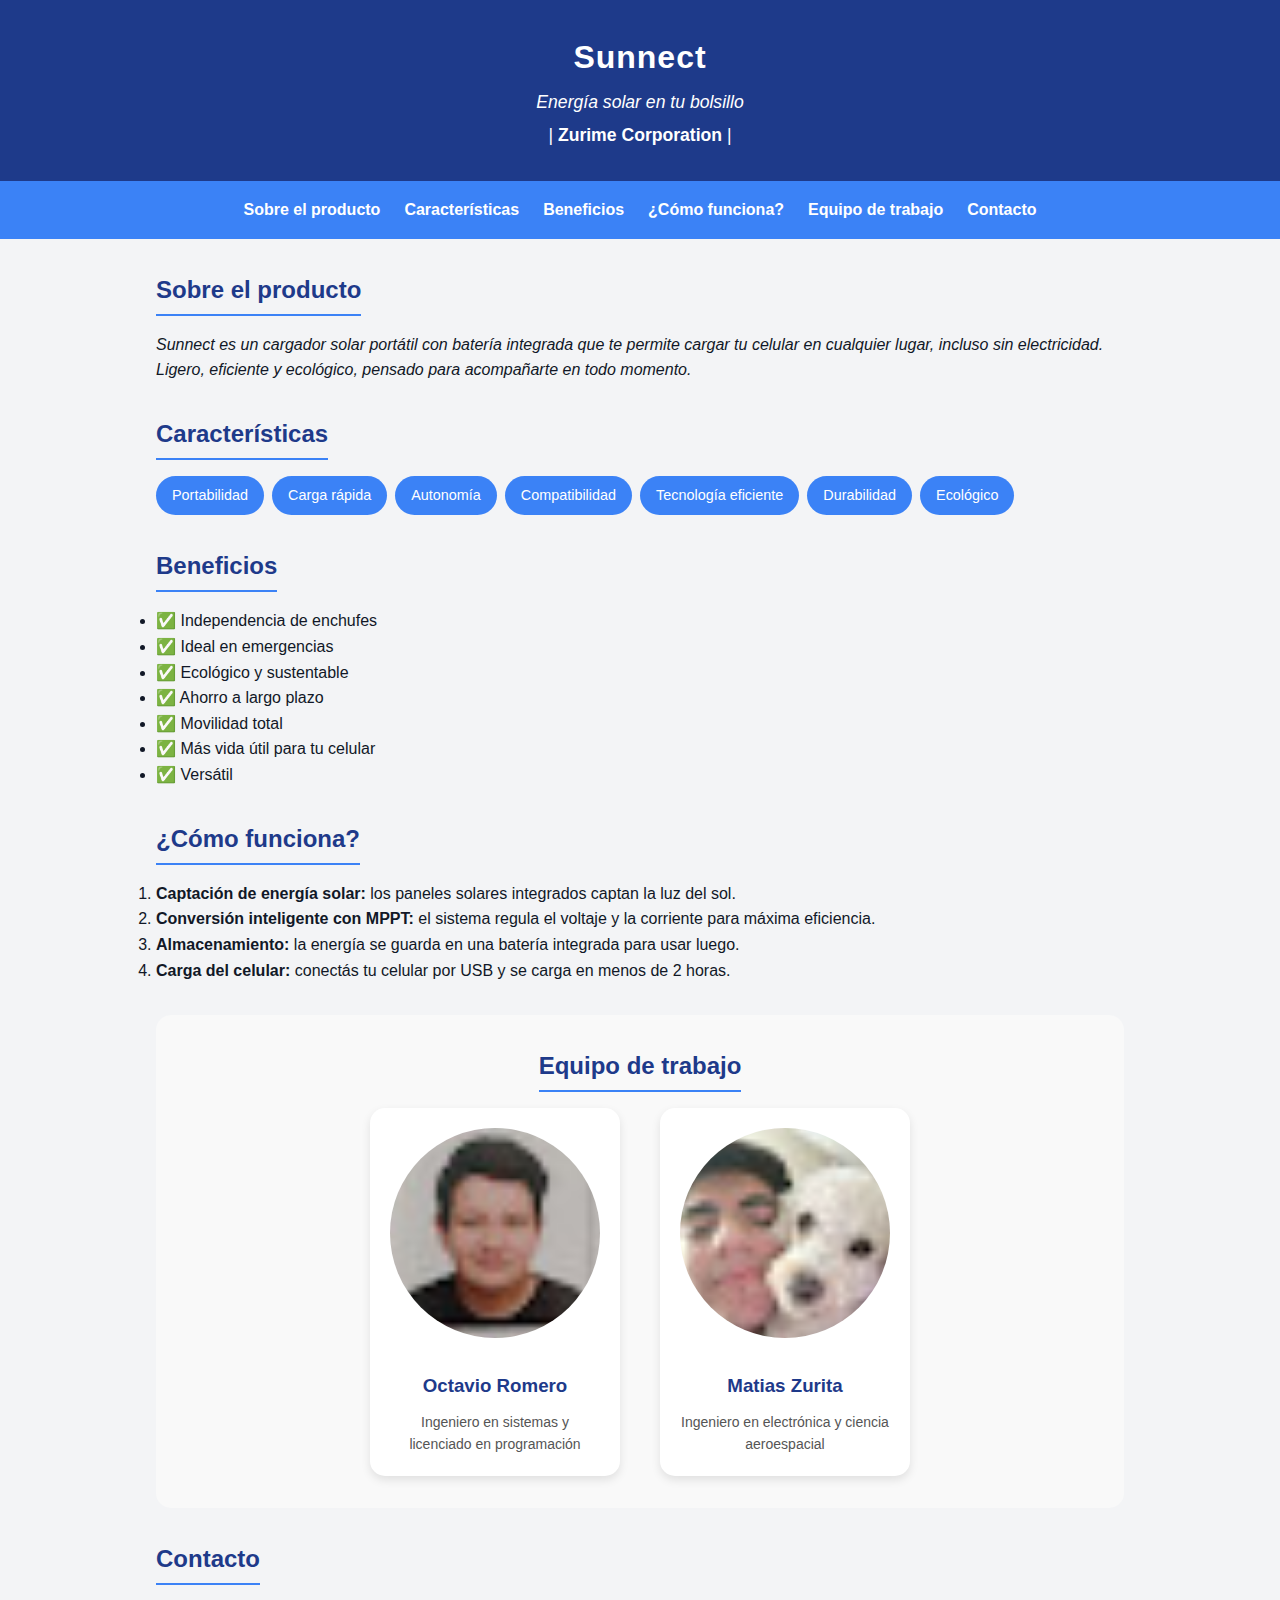
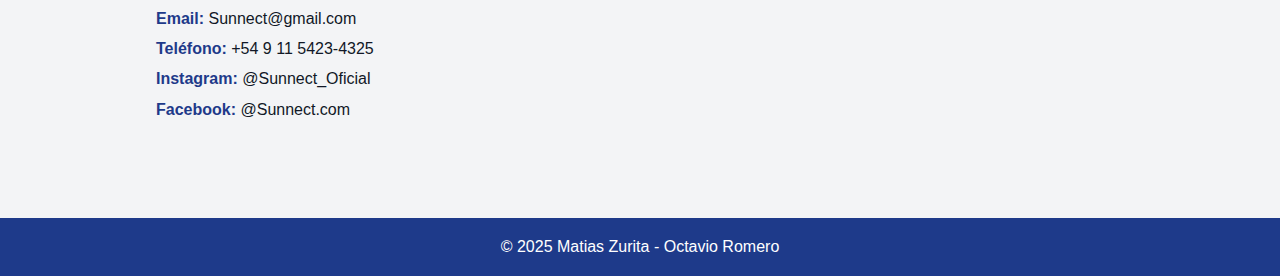
<file: index.html>
<!DOCTYPE html>
<html lang="es">
<head>
  <meta charset="UTF-8">
  <meta name="viewport" content="width=device-width, initial-scale=1.0">
  <title>Sunnect Argentina | Web oficial</title>
  <link rel="stylesheet" href="style.css">
</head>
<body>
  <header>
    <div class="profile">
      <h1>Sunnect</h1>
      <p><i>Energía solar en tu bolsillo</i></p>
      <p>|<strong> Zurime Corporation </strong>|</p>
    </div>
  </header>

  <nav>
  <a href="sobre.html">Sobre el producto</a>
  <a href="caracteristicas.html">Características</a>
  <a href="beneficios.html">Beneficios</a>
  <a href="funcionamiento.html">¿Cómo funciona?</a>
    <a href="#Equipo">Equipo de trabajo</a>
    <a href="#contacto">Contacto</a>
  </nav>

  <main>
    <section id="sobre-producto">
      <h2>Sobre el producto</h2>
      <p><i>Sunnect es un cargador solar portátil con batería integrada que te permite cargar tu celular en cualquier lugar, incluso sin electricidad. Ligero, eficiente y ecológico, pensado para acompañarte en todo momento.</i></p>
    </section>

    <section id="Características">
      <h2>Características</h2>
      <ul class="carac">
        <li>Portabilidad</li>
        <li>Carga rápida</li>
        <li>Autonomía</li>
        <li>Compatibilidad</li>
        <li>Tecnología eficiente</li>
        <li>Durabilidad</li>
        <li>Ecológico</li>
      </ul>
    </section>

    <section id="Beneficios">
      <h2>Beneficios</h2>
      <ul>
        <li>✅ Independencia de enchufes</li>
        <li>✅ Ideal en emergencias</li>
        <li>✅ Ecológico y sustentable</li>
        <li>✅ Ahorro a largo plazo</li>
        <li>✅ Movilidad total</li>
        <li>✅ Más vida útil para tu celular</li>
        <li>✅ Versátil</li>
      </ul>
    </section>

    <section id="Como_funciona">
      <h2>¿Cómo funciona?</h2>
      <ol>
        <li><strong>Captación de energía solar:</strong> los paneles solares integrados captan la luz del sol.</li>
        <li><strong>Conversión inteligente con MPPT:</strong> el sistema regula el voltaje y la corriente para máxima eficiencia.</li>
        <li><strong>Almacenamiento:</strong> la energía se guarda en una batería integrada para usar luego.</li>
        <li><strong>Carga del celular:</strong> conectás tu celular por USB y se carga en menos de 2 horas.</li>
      </ol>
    </section>

    <section id="Equipo">
      <h2>Equipo de trabajo</h2>
      <div class="equipo-container">
        <div class="miembro">
          <img src="octavio.jpg" alt="Foto de Octavio Romero">
          <h3>Octavio Romero</h3>
          <p>Ingeniero en sistemas y licenciado en programación</p>
        </div>
        <div class="miembro">
          <img src="matias.jpg" alt="Foto de Matias Zurita">
          <h3>Matias Zurita</h3>
          <p>Ingeniero en electrónica y ciencia aeroespacial</p>
        </div>
      </div>
    </section>

    <section id="contacto">
      <h2>Contacto</h2>
      <p><strong>Email:</strong> Sunnect@gmail.com</p>
      <p><strong>Teléfono:</strong> +54 9 11 5423-4325</p>
      <p><strong>Instagram:</strong> @Sunnect_Oficial</p>
      <p><strong>Facebook:</strong> @Sunnect.com</p>
    </section>
  </main>

  <footer>
    <p>&copy; 2025 Matias Zurita - Octavio Romero</p>
  </footer>

  <script src="script.js"></script>
</body>
</html>
</file>
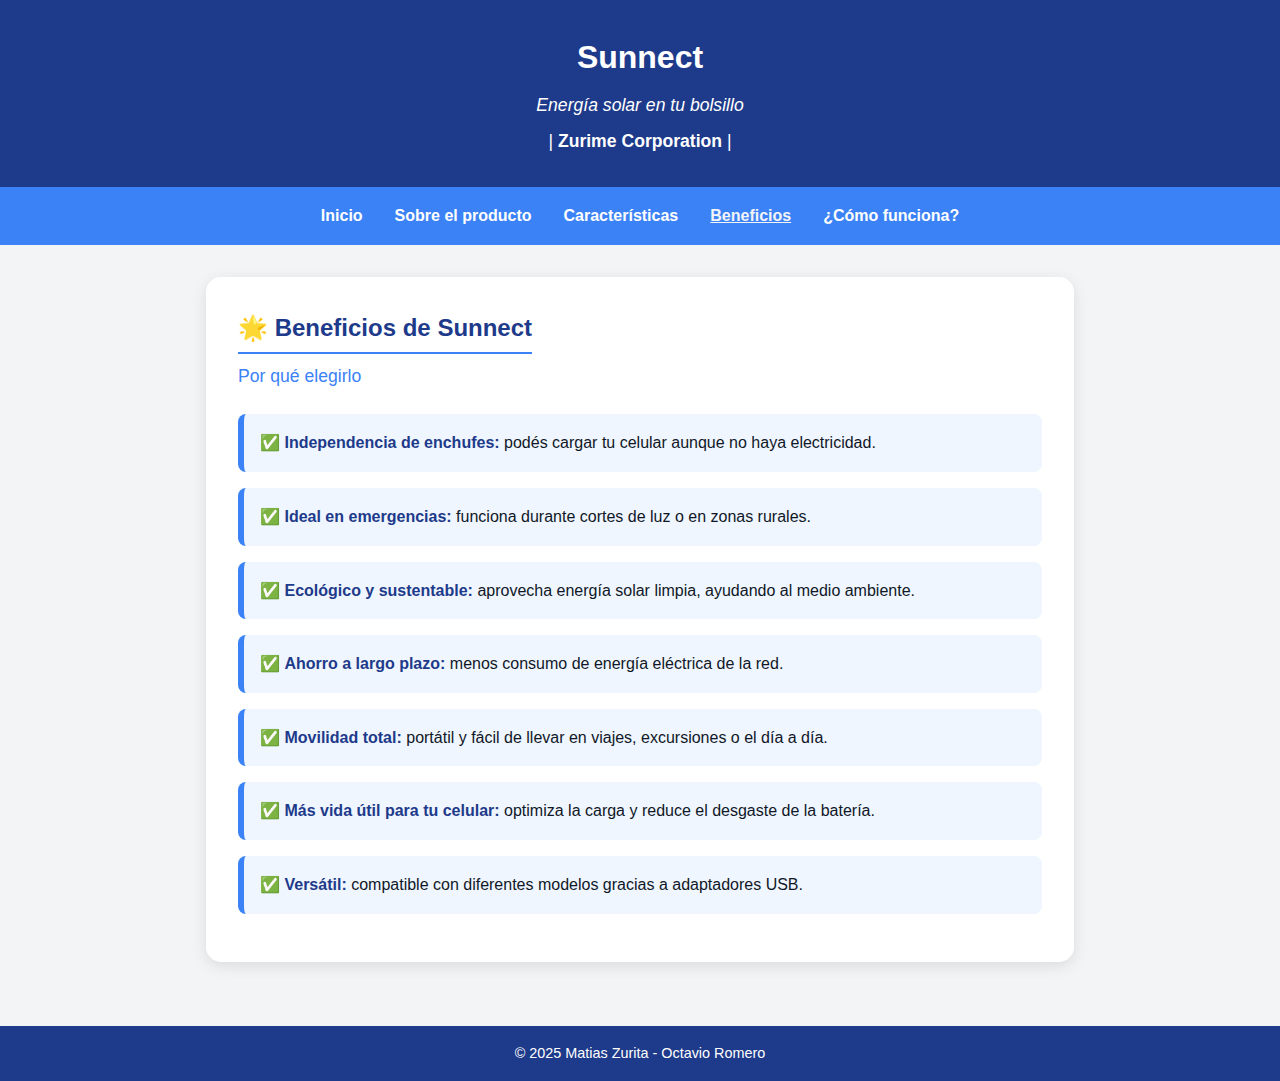
<file: beneficios.html>
<!DOCTYPE html>
<html lang="es">
<head>
  <meta charset="UTF-8">
  <meta name="viewport" content="width=device-width, initial-scale=1.0">
  <title>Beneficios - Sunnect</title>
  <link rel="stylesheet" href="beneficios.css">
</head>
<body>
  <header>
    <div class="profile">
      <h1>Sunnect</h1>
      <p><i>Energía solar en tu bolsillo</i></p>
      <p>|<strong> Zurime Corporation </strong>|</p>
    </div>
  </header>

  <nav>
    <a href="index.html">Inicio</a>
    <a href="sobre.html">Sobre el producto</a>
    <a href="caracteristicas.html">Características</a>
    <a href="beneficios.html" class="active">Beneficios</a>
    <a href="funcionamiento.html">¿Cómo funciona?</a>

  </nav>

  <main>
    <section id="beneficios">
      <h2>🌟 Beneficios de Sunnect</h2>
      <p class="subtitulo">Por qué elegirlo</p>

      <ul class="lista-beneficios">
        <li>✅ <strong>Independencia de enchufes:</strong> podés cargar tu celular aunque no haya electricidad.</li>
        <li>✅ <strong>Ideal en emergencias:</strong> funciona durante cortes de luz o en zonas rurales.</li>
        <li>✅ <strong>Ecológico y sustentable:</strong> aprovecha energía solar limpia, ayudando al medio ambiente.</li>
        <li>✅ <strong>Ahorro a largo plazo:</strong> menos consumo de energía eléctrica de la red.</li>
        <li>✅ <strong>Movilidad total:</strong> portátil y fácil de llevar en viajes, excursiones o el día a día.</li>
        <li>✅ <strong>Más vida útil para tu celular:</strong> optimiza la carga y reduce el desgaste de la batería.</li>
        <li>✅ <strong>Versátil:</strong> compatible con diferentes modelos gracias a adaptadores USB.</li>
      </ul>
    </section>
  </main>

  <footer>
    <p>&copy; 2025 Matias Zurita - Octavio Romero</p>
  </footer>
</body>
</html>
</file>
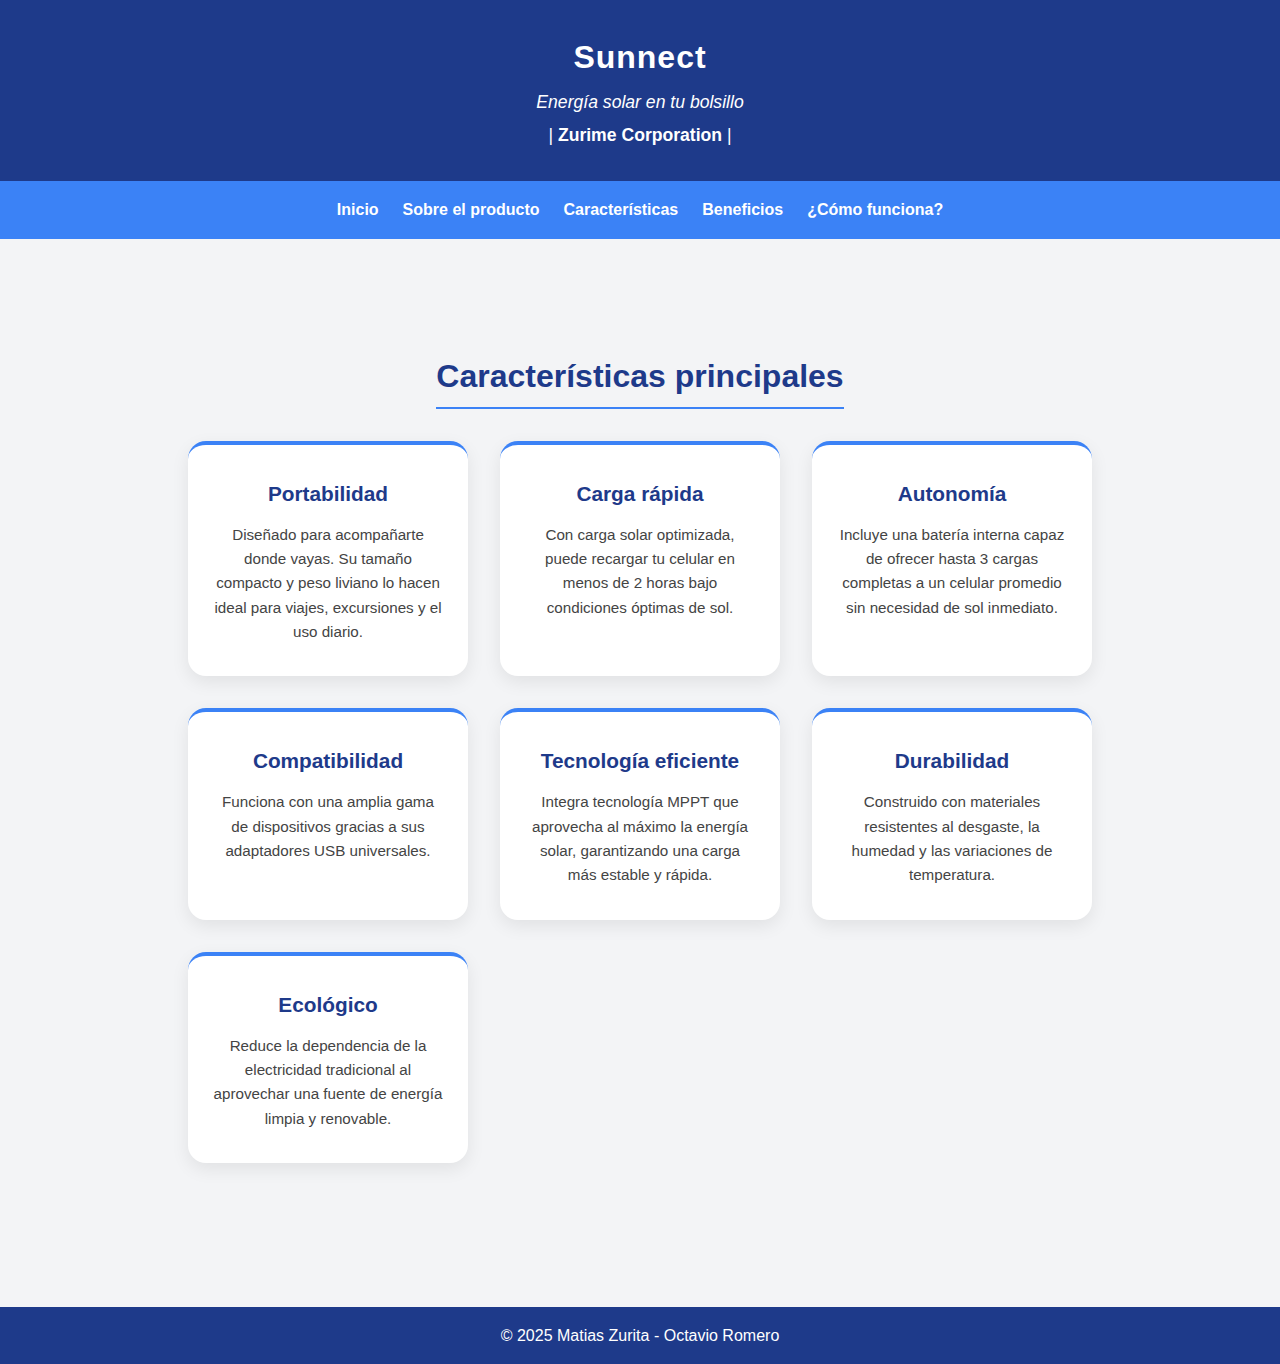
<file: caracteristicas.html>
<!DOCTYPE html>
<html lang="es">
<head>
  <meta charset="UTF-8">
  <meta name="viewport" content="width=device-width, initial-scale=1.0">
  <title>Características - Sunnect</title>
  <link rel="stylesheet" href="style.css">
  <style>
    /* --- Estilos minimalistas para las características --- */
    .caracteristicas-section {
      max-width: 1000px;
      margin: 3rem auto;
      padding: 2rem;
      text-align: center;
    }

    .caracteristicas-section h2 {
      color: #1E3A8A;
      font-size: 2rem;
      margin-bottom: 2rem;
      position: relative;
    }

    .caracteristicas-grid {
      display: grid;
      grid-template-columns: repeat(auto-fit, minmax(280px, 1fr));
      gap: 2rem;
    }

    .caracteristica {
      background: #fff;
      border-radius: 18px;
      padding: 2rem 1.5rem;
      box-shadow: 0 6px 18px rgba(0, 0, 0, 0.08);
      transition: transform 0.3s ease, box-shadow 0.3s ease;
      border-top: 4px solid #3B82F6;
    }

    .caracteristica:hover {
      transform: translateY(-6px);
      box-shadow: 0 10px 25px rgba(59, 130, 246, 0.2);
    }

    .caracteristica h3 {
      font-size: 1.3rem;
      color: #1E3A8A;
      margin-bottom: 0.8rem;
    }

    .caracteristica p {
      font-size: 0.95rem;
      color: #444;
      line-height: 1.6;
    }

    @media (max-width: 600px) {
      .caracteristicas-section {
        padding: 1rem;
      }
      .caracteristica {
        padding: 1.5rem;
      }
    }
  </style>
</head>
<body>
  <header>
    <div class="profile">
      <h1>Sunnect</h1>
      <p><i>Energía solar en tu bolsillo</i></p>
      <p>|<strong> Zurime Corporation </strong>|</p>
    </div>
  </header>

  <nav>
    <a href="index.html">Inicio</a>
    <a href="sobre.html">Sobre el producto</a>
    <a href="caracteristicas.html">Características</a>
    <a href="beneficios.html">Beneficios</a>
    <a href="funcionamiento.html">¿Cómo funciona?</a>

  </nav>

  <main>
    <section class="caracteristicas-section">
      <h2>Características principales</h2>
      <div class="caracteristicas-grid">
        <div class="caracteristica">
          <h3>Portabilidad</h3>
          <p>Diseñado para acompañarte donde vayas. Su tamaño compacto y peso liviano lo hacen ideal para viajes, excursiones y el uso diario.</p>
        </div>
        <div class="caracteristica">
          <h3>Carga rápida</h3>
          <p>Con carga solar optimizada, puede recargar tu celular en menos de 2 horas bajo condiciones óptimas de sol.</p>
        </div>
        <div class="caracteristica">
          <h3>Autonomía</h3>
          <p>Incluye una batería interna capaz de ofrecer hasta 3 cargas completas a un celular promedio sin necesidad de sol inmediato.</p>
        </div>
        <div class="caracteristica">
          <h3>Compatibilidad</h3>
          <p>Funciona con una amplia gama de dispositivos gracias a sus adaptadores USB universales.</p>
        </div>
        <div class="caracteristica">
          <h3>Tecnología eficiente</h3>
          <p>Integra tecnología MPPT que aprovecha al máximo la energía solar, garantizando una carga más estable y rápida.</p>
        </div>
        <div class="caracteristica">
          <h3>Durabilidad</h3>
          <p>Construido con materiales resistentes al desgaste, la humedad y las variaciones de temperatura.</p>
        </div>
        <div class="caracteristica">
          <h3>Ecológico</h3>
          <p>Reduce la dependencia de la electricidad tradicional al aprovechar una fuente de energía limpia y renovable.</p>
        </div>
      </div>
    </section>
  </main>

  <footer>
    <p>&copy; 2025 Matias Zurita - Octavio Romero</p>
  </footer>
</body>
</html>
</file>
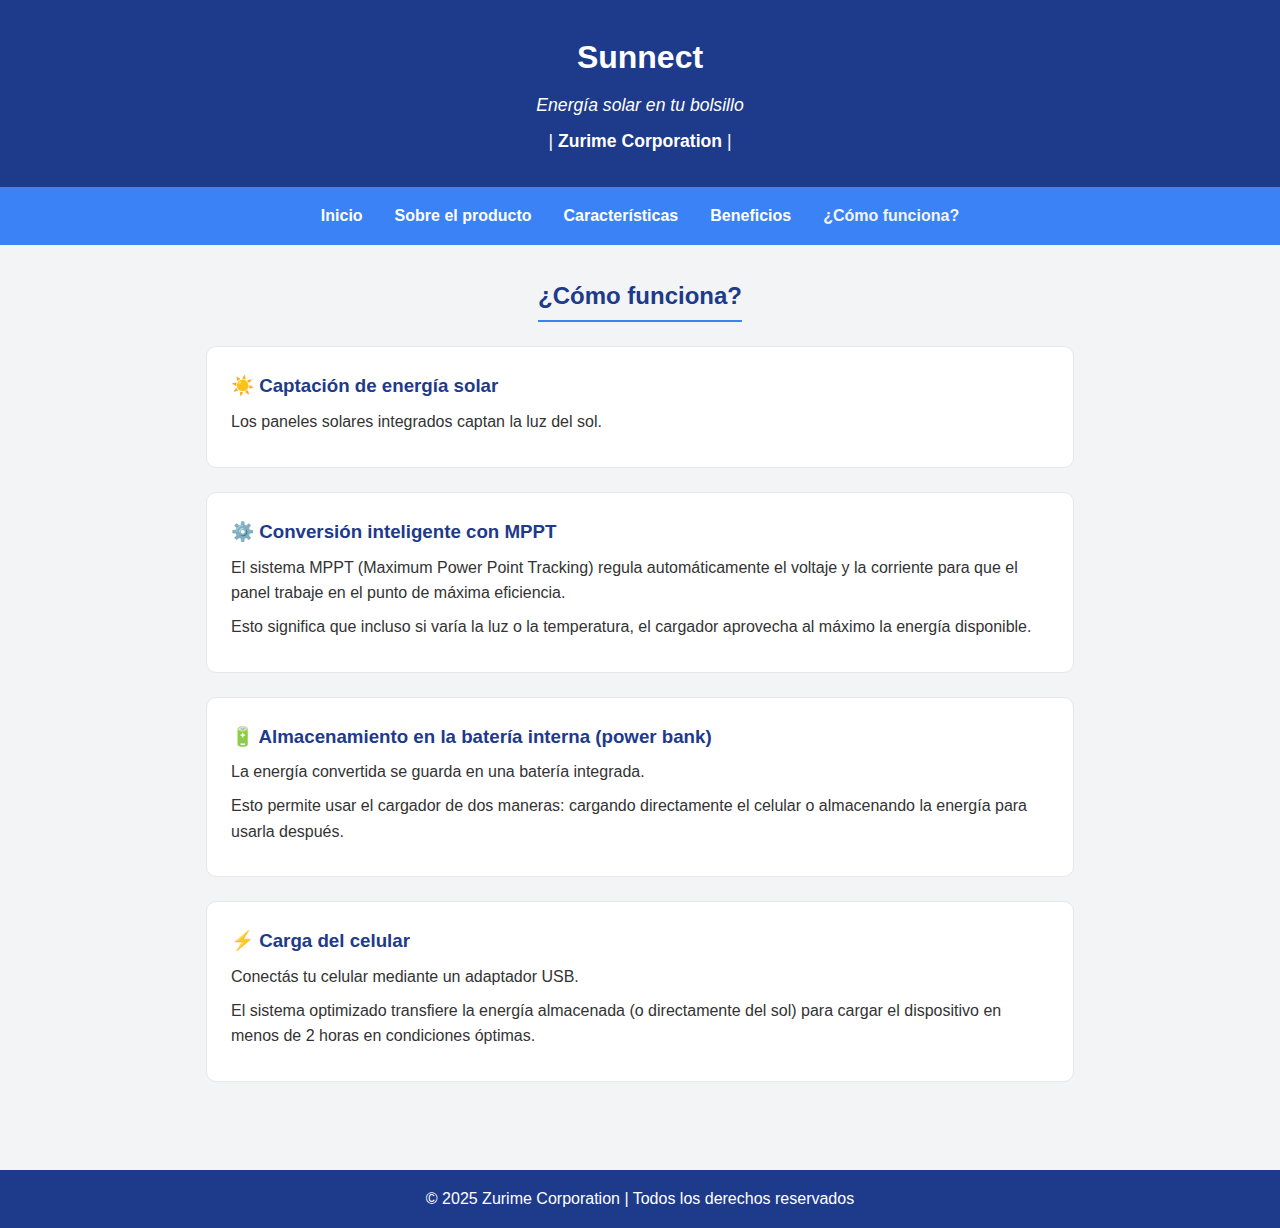
<file: funcionamiento.html>
<!DOCTYPE html>
<html lang="es">
<head>
  <meta charset="UTF-8">
  <meta name="viewport" content="width=device-width, initial-scale=1.0">
  <title>Sunnect Argentina | ¿Cómo funciona?</title>
  <link rel="stylesheet" href="funcionamiento.css">
</head>
<body>
  <header>
    <div class="profile">
      <h1>Sunnect</h1>
      <p><i>Energía solar en tu bolsillo</i></p>
      <p>| <strong>Zurime Corporation</strong> |</p>
    </div>
  </header>

  <nav>
    <a href="index.html">Inicio</a>
    <a href="sobre.html">Sobre el producto</a>
    <a href="caracteristicas.html">Características</a>
    <a href="beneficios.html">Beneficios</a>
    <a href="funcionamiento.html" class="activo">¿Cómo funciona?</a>
  </nav>

  <main>
    <section id="como-funciona">
      <h2>¿Cómo funciona?</h2>

      <div class="paso">
        <h3>☀️ Captación de energía solar</h3>
        <p>Los paneles solares integrados captan la luz del sol.</p>
      </div>

      <div class="paso">
        <h3>⚙️ Conversión inteligente con MPPT</h3>
        <p>El sistema MPPT (Maximum Power Point Tracking) regula automáticamente el voltaje y la corriente para que el panel trabaje en el punto de máxima eficiencia.</p>
        <p>Esto significa que incluso si varía la luz o la temperatura, el cargador aprovecha al máximo la energía disponible.</p>
      </div>

      <div class="paso">
        <h3>🔋 Almacenamiento en la batería interna (power bank)</h3>
        <p>La energía convertida se guarda en una batería integrada.</p>
        <p>Esto permite usar el cargador de dos maneras: cargando directamente el celular o almacenando la energía para usarla después.</p>
      </div>

      <div class="paso">
        <h3>⚡ Carga del celular</h3>
        <p>Conectás tu celular mediante un adaptador USB.</p>
        <p>El sistema optimizado transfiere la energía almacenada (o directamente del sol) para cargar el dispositivo en menos de 2 horas en condiciones óptimas.</p>
      </div>
    </section>
  </main>

  <footer>
    <p>&copy; 2025 Zurime Corporation | Todos los derechos reservados</p>
  </footer>
</body>
</html>
</file>
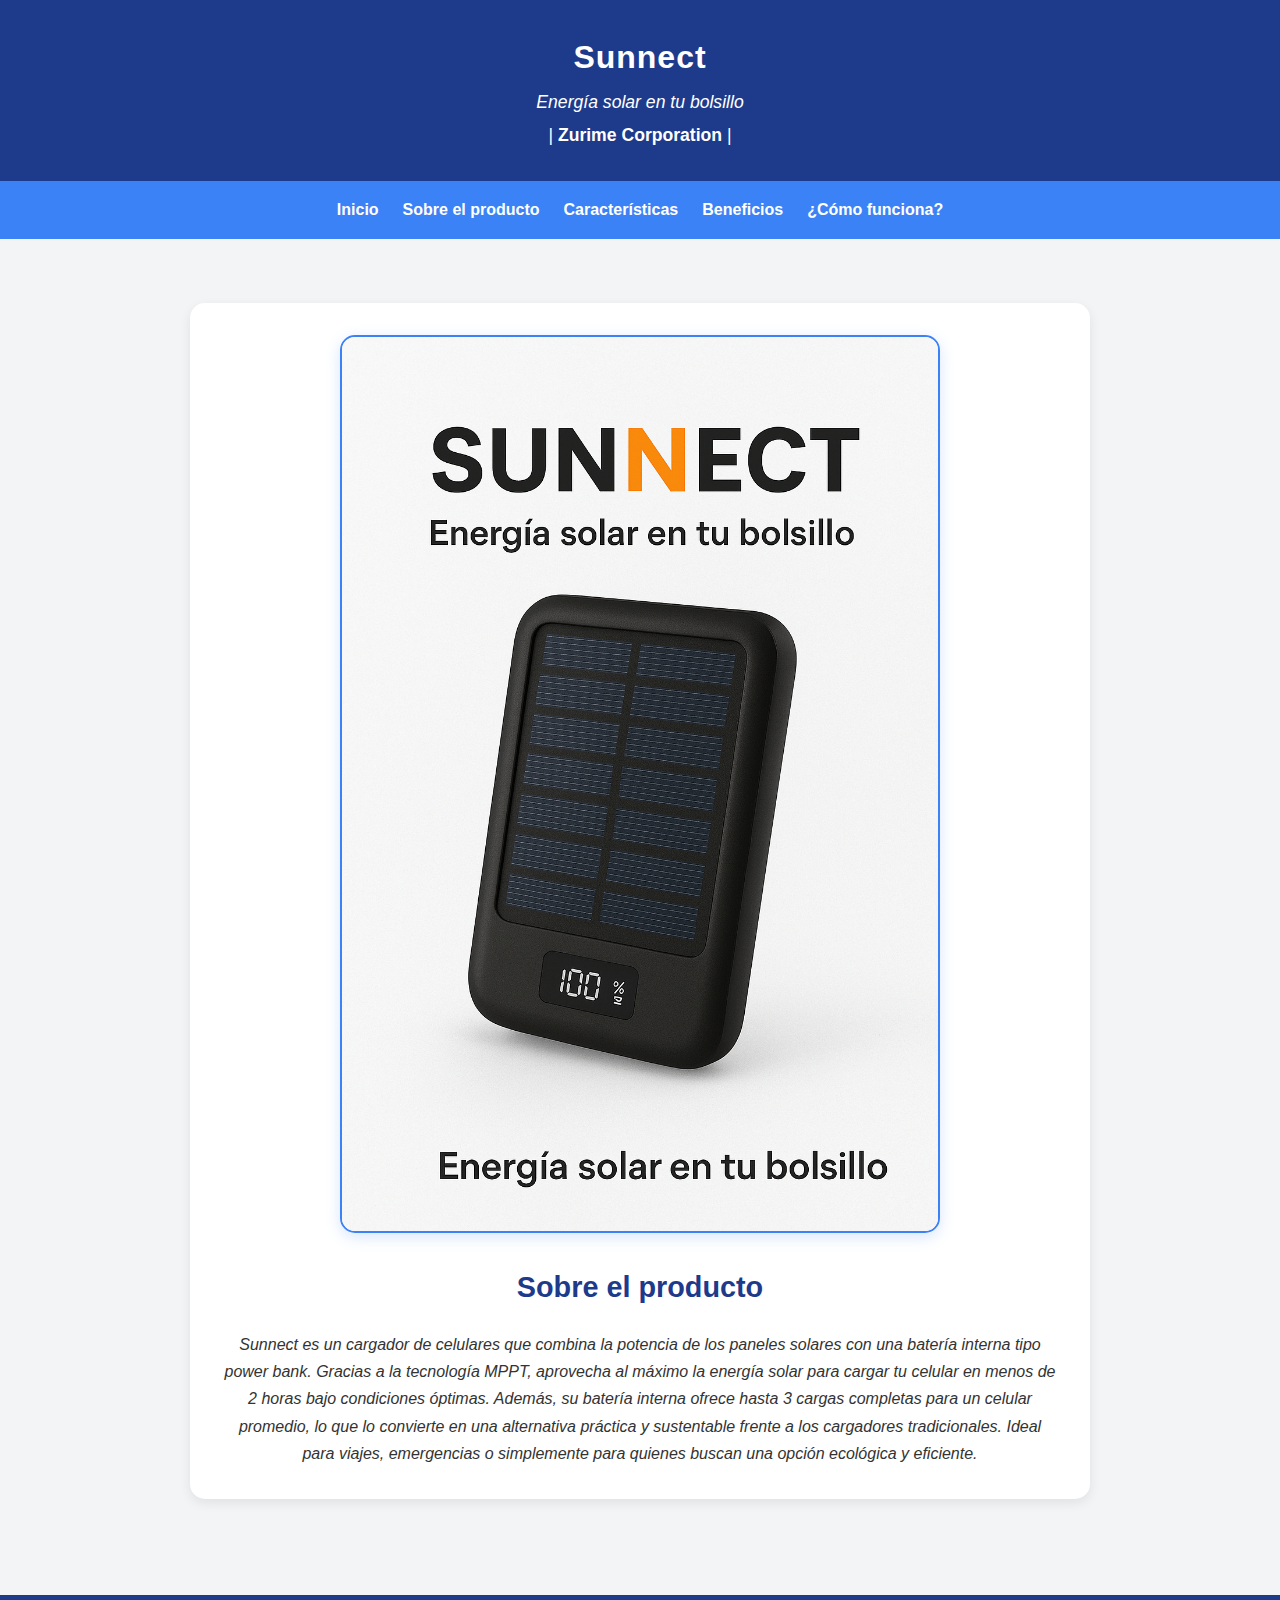
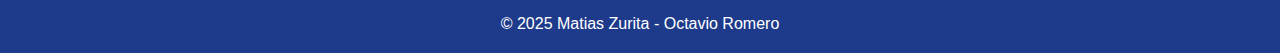
<file: sobre.html>
<!DOCTYPE html>
<html lang="es">
<head>
  <meta charset="UTF-8">
  <meta name="viewport" content="width=device-width, initial-scale=1.0">
  <title>Sobre Sunnect</title>
  <link rel="stylesheet" href="style.css">
  <style>
    /* --- Estilos extra sólo para esta página --- */
    .producto-section {
      text-align: center;
      max-width: 900px;
      margin: 2rem auto;
      background: #ffffff;
      padding: 2rem;
      border-radius: 15px;
      box-shadow: 0 4px 12px rgba(0,0,0,0.08);
      transition: transform 0.3s ease;
    }

    .producto-section:hover {
      transform: translateY(-3px);
    }

    .producto-section img {
      width: 100%;
      max-width: 600px;
      border-radius: 15px;
      margin-bottom: 1.5rem;
      border: 2px solid #3B82F6;
      box-shadow: 0 4px 15px rgba(59, 130, 246, 0.2);
    }

    .producto-section h2 {
      color: #1E3A8A;
      margin-bottom: 1rem;
      border-bottom: none;
      font-size: 1.8rem;
    }

    .producto-section p {
      color: #333;
      line-height: 1.7;
      font-size: 1rem;
    }
  </style>
</head>
<body>
  <header>
    <div class="profile">
      <h1>Sunnect</h1>
      <p><i>Energía solar en tu bolsillo</i></p>
      <p>|<strong> Zurime Corporation </strong>|</p>
    </div>
  </header>

  <nav>
    <a href="index.html">Inicio</a>
    <a href="sobre.html">Sobre el producto</a>
    <a href="caracteristicas.html">Características</a>
    <a href="beneficios.html">Beneficios</a>
    <a href="funcionamiento.html">¿Cómo funciona?</a>
  </nav>

  <main>
    <section class="producto-section">
      <img src="img_sunnect.png" alt="Cargador solar Sunnect">
      <h2>Sobre el producto</h2>
      <p><i>
        Sunnect es un cargador de celulares que combina la potencia de los paneles solares con una batería interna tipo power bank. 
        Gracias a la tecnología MPPT, aprovecha al máximo la energía solar para cargar tu celular en menos de 2 horas bajo condiciones óptimas. 
        Además, su batería interna ofrece hasta 3 cargas completas para un celular promedio, lo que lo convierte en una alternativa práctica 
        y sustentable frente a los cargadores tradicionales. Ideal para viajes, emergencias o simplemente para quienes buscan una opción ecológica y eficiente.
      </i></p>
    </section>
  </main>

  <footer>
    <p>&copy; 2025 Matias Zurita - Octavio Romero</p>
  </footer>
</body>
</html>
</file>
<file: style.css>
/* Reset general */
* {
  margin: 0;
  padding: 0;
  box-sizing: border-box;
}

body {
  font-family: "Segoe UI", Tahoma, Geneva, Verdana, sans-serif;
  line-height: 1.6;
  background-color: #F3F4F6;
  color: #111827;
  scroll-behavior: smooth;
}

/* Header */
header {
  background: #1E3A8A;
  color: white;
  text-align: center;
  padding: 2rem 1rem;
}

header h1 {
  font-size: 2rem;
  letter-spacing: 1px;
}

header p {
  font-size: 1.1rem;
  margin-top: 0.3rem;
}

/* Nav */
nav {
  background: #3B82F6;
  display: flex;
  justify-content: center;
  flex-wrap: wrap;
  gap: 1.5rem;
  padding: 1rem;
}

nav a {
  color: white;
  text-decoration: none;
  font-weight: bold;
  font-size: 1rem;
  transition: all 0.3s;
}

nav a:hover {
  color: #F3F4F6;
  transform: scale(1.05);
}

/* Main */
main {
  padding: 2rem 1rem;
  max-width: 1000px;
  margin: auto;
}

section {
  margin-bottom: 2rem;
}

h2 {
  color: #1E3A8A;
  margin-bottom: 1rem;
  border-bottom: 2px solid #3B82F6;
  display: inline-block;
  padding-bottom: 0.3rem;
}

/* Características */
.carac {
  list-style: none;
  display: flex;
  flex-wrap: wrap;
  gap: 0.5rem;
}

.carac li {
  background: #3B82F6;
  color: white;
  padding: 0.5rem 1rem;
  border-radius: 20px;
  font-size: 0.9rem;
}

/* Equipo */
#Equipo {
  text-align: center;
  background: #f9f9f9;
  padding: 2rem 1rem;
  border-radius: 15px;
}

.equipo-container {
  display: flex;
  justify-content: center;
  gap: 40px;
  flex-wrap: wrap;
}

.miembro {
  background: white;
  border-radius: 15px;
  padding: 20px;
  width: 250px;
  box-shadow: 0 4px 10px rgba(0,0,0,0.1);
  transition: transform 0.3s ease;
}

.miembro:hover {
  transform: translateY(-5px);
}

.miembro img {
  width: 100%;
  height: auto;
  border-radius: 50%;
  margin-bottom: 15px;
}

.miembro h3 {
  margin: 10px 0;
  color: #1E3A8A;
}

.miembro p {
  font-size: 14px;
  color: #555;
}

/* Contacto */
#contacto p {
  font-size: 1rem;
  margin: 0.3rem 0;
}

#contacto strong {
  color: #1E3A8A;
}

/* Footer */
footer {
  text-align: center;
  padding: 1rem;
  background: #1E3A8A;
  color: white;
  margin-top: 2rem;
}

@media (max-width: 768px) {
  header h1 {
    font-size: 1.6rem;
  }

  header p {
    font-size: 1rem;
  }

  nav {
    flex-direction: column;
    align-items: center;
    gap: 0.8rem;
  }

  nav a {
    font-size: 0.95rem;
  }

  main {
    padding: 1.5rem 1rem;
  }

  h2 {
    font-size: 1.4rem;
  }

  .carac {
    justify-content: center;
  }

  .carac li {
    font-size: 0.85rem;
    padding: 0.4rem 0.8rem;
  }

  .equipo-container {
    flex-direction: column;
    align-items: center;
    gap: 20px;
  }

  .miembro {
    width: 80%;
    max-width: 300px;
  }

  #contacto p {
    font-size: 0.95rem;
    text-align: center;
  }
}

@media (max-width: 480px) {
  header {
    padding: 1.5rem 0.5rem;
  }

  header h1 {
    font-size: 1.4rem;
  }

  nav a {
    font-size: 0.9rem;
  }

  .miembro {
    width: 90%;
  }

  footer {
    font-size: 0.9rem;
  }
}
</file>
<file: beneficios.css>
/* Reset */
* {
  margin: 0;
  padding: 0;
  box-sizing: border-box;
}

body {
  font-family: "Segoe UI", Tahoma, Geneva, Verdana, sans-serif;
  line-height: 1.6;
  background-color: #F3F4F6;
  color: #111827;
}

/* Header */
header {
  background: #1E3A8A;
  color: white;
  text-align: center;
  padding: 2rem 1rem;
}

header h1 {
  font-size: 2rem;
}

header p {
  font-size: 1.1rem;
  margin-top: 0.5rem;
}

/* Navbar */
nav {
  background: #3B82F6;
  display: flex;
  justify-content: center;
  flex-wrap: wrap;
  gap: 2rem;
  padding: 1rem;
}

nav a {
  color: white;
  text-decoration: none;
  font-weight: bold;
  transition: color 0.3s;
}

nav a:hover,
nav a.active {
  color: #F3F4F6;
  text-decoration: underline;
}

/* Sección de beneficios */
main {
  padding: 2rem 1rem;
  max-width: 900px;
  margin: auto;
}

#beneficios {
  background: white;
  padding: 2rem;
  border-radius: 15px;
  box-shadow: 0 4px 15px rgba(0, 0, 0, 0.1);
  text-align: left;
}

#beneficios h2 {
  color: #1E3A8A;
  border-bottom: 2px solid #3B82F6;
  display: inline-block;
  padding-bottom: 0.3rem;
  margin-bottom: 0.5rem;
}

.subtitulo {
  color: #3B82F6;
  font-size: 1.1rem;
  margin-bottom: 1.5rem;
}

.lista-beneficios {
  list-style: none;
  padding: 0;
}

.lista-beneficios li {
  background: #EFF6FF;
  border-left: 6px solid #3B82F6;
  padding: 1rem;
  margin-bottom: 1rem;
  border-radius: 8px;
  transition: background 0.3s, transform 0.3s;
}

.lista-beneficios li:hover {
  background: #DBEAFE;
  transform: translateX(5px);
}

.lista-beneficios strong {
  color: #1E3A8A;
}

/* Footer */
footer {
  text-align: center;
  padding: 1rem;
  background: #1E3A8A;
  color: white;
  margin-top: 2rem;
  font-size: 0.9rem;
}
</file>
<file: funcionamiento.css>
/* Reset */
* {
  margin: 0;
  padding: 0;
  box-sizing: border-box;
}

body {
  font-family: "Segoe UI", Tahoma, Geneva, Verdana, sans-serif;
  line-height: 1.6;
  background-color: #F3F4F6;
  color: #111827;
}

/* Header */
header {
  background: #1E3A8A;
  color: white;
  text-align: center;
  padding: 2rem 1rem;
}

header h1 {
  font-size: 2rem;
}

header p {
  font-size: 1.1rem;
  margin-top: 0.5rem;
}

/* Nav */
nav {
  background: #3B82F6;
  display: flex;
  justify-content: center;
  gap: 2rem;
  padding: 1rem;
}

nav a {
  color: white;
  text-decoration: none;
  font-weight: bold;
  transition: color 0.3s;
}

nav a:hover,
nav a.activo {
  color: #F3F4F6;
}

/* Sección “Cómo funciona” */
main {
  padding: 2rem 1rem;
  max-width: 900px;
  margin: auto;
}

#como-funciona {
  text-align: center;
}

#como-funciona h2 {
  color: #1E3A8A;
  margin-bottom: 1.5rem;
  border-bottom: 2px solid #3B82F6;
  display: inline-block;
  padding-bottom: 0.3rem;
}

.paso {
  background: white;
  border: 1px solid #E5E7EB;
  border-radius: 10px;
  padding: 1.5rem;
  margin-bottom: 1.5rem;
  text-align: left;
  transition: transform 0.3s, box-shadow 0.3s;
}

.paso:hover {
  transform: translateY(-4px);
  box-shadow: 0 4px 12px rgba(0, 0, 0, 0.1);
}

.paso h3 {
  color: #1E3A8A;
  margin-bottom: 0.5rem;
}

.paso p {
  color: #333;
  margin-bottom: 0.5rem;
}

/* Footer */
footer {
  text-align: center;
  padding: 1rem;
  background: #1E3A8A;
  color: white;
  margin-top: 2rem;
}
</file>
